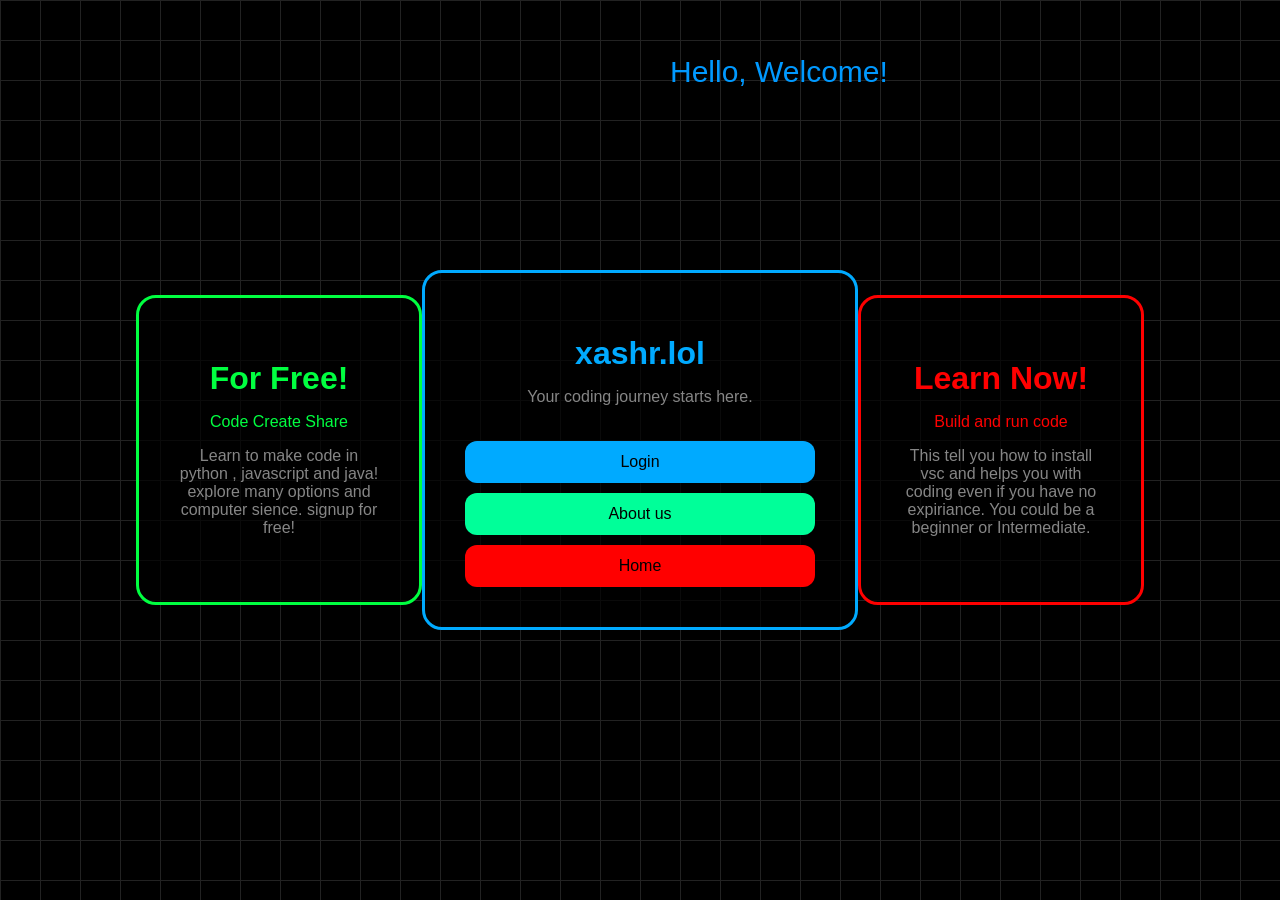
<file: index.html>
<!DOCTYPE html>
<html>
<head>
<meta charset="UTF-8">
<title>xashr.lol | Welcome</title>

<style>
    body {
        margin: 0;
        padding: 0;
        font-family: Arial;
        background: #000;
        color: white;
        height: 100vh;
        display: flex;
        align-items: center;
        justify-content: center;
    }

    /* Animated Grid Background */
    body::before {
        content: "";
        position: fixed;
        inset: 0;
        background-image:
            linear-gradient(#222 1px, transparent 1px),
            linear-gradient(90deg, #222 1px, transparent 1px);
        background-size: 40px 40px;
        animation: gridMove 10s linear infinite;
        pointer-events: none;
        z-index: 1;
    }

    @keyframes gridMove {
        from { background-position: 0 0; }
        to { background-position: 200px 200px; }
    }

    /* Center Box */
    .welcomeBox {
        position: relative;
        z-index: 2;
        background: rgba(0,0,0,0.7);
        border: 3px solid #00aaff;
        border-radius: 20px;
        padding: 40px;
        width: 350px;
        text-align: center;
    }

        /* Center Box */
        .LeftBox {
        position: unset;
        z-index: 2;
        background: rgba(0,0,0,0.7);
        border: 3px solid #00ff40;
        border-radius: 20px;
        padding: 40px;
        width: 200px;
        text-align: center;
        margin-left: 0px;
    }

        /* Center Box */
        .RightBox {
        position: unset;
        z-index: 2;
        background: rgba(0,0,0,0.7);
        border: 3px solid #ff0000;
        border-radius: 20px;
        padding: 40px;
        width: 200px;
        text-align: center;
    }

    h1 {
        color: #00aaff;
        margin-bottom: 10px;
        font-size: 32px;
    }

    .greentext {
        color: #00ff40;
    }

    .redtext {
        color: #ff0000;
    }

    .gray {
        color: #868686;
        margin-bottom: 25px;
    }

    .heading {
        position: fixed;
        top: 15px;
        left: 650px;
        padding: 10px 20px;
        border: none;
        border-radius: 10px;
        color: rgb(0, 153, 255);
        cursor: pointer;
        z-index: 5;
        font-size: 30px;
    }

    button {
        width: 100%;
        padding: 12px;
        margin-top: 10px;
        font-size: 16px;
        border-radius: 12px;
        border: none;
        cursor: pointer;
        transition: 0.2s;
    }

    .loginBtn {
        background: #00aaff;
        color: black;
    }

    .loginBtn:hover {
        background: #0088cc;
    }

    .signupBtn {
        background: #00ff99;
        color: black;
    }
    
    .signupBtn:hover {
        background: #00cc77;
    }

    .HomeBtn {
        background: #ff0000;
        color: black;
    }

    .HomeBtn:hover {
        background: #cc0000;
    }

</style>
</head>
<body>

<div class="LeftBox">

    <h1 class="greentext">For Free!</h1>
    <p class="greentext">Code Create Share</p>

    <p class="gray">Learn to make code in python , javascript and java! explore many options and computer sience. signup for free!</p>

</div>

<div class="welcomeBox">

    <h1>xashr.lol</h1>
    <p class="gray">Your coding journey starts here.</p>

    <button class="loginBtn" onclick="go('signin.html')">Login</button>
    <button class="signupBtn" onclick="go('signup.html')">About us</button>
    <button class="HomeBtn" onclick="go('home.html')">Home</button>

</div>

<div class="RightBox">

    <h1 class="redtext">Learn Now!</h1>
    <p class="redtext">Build and run code</p>

    <p class="gray">This tell you how to install vsc and helps you with coding even if you have no expiriance. You could be a beginner or Intermediate.</p>

</div>

<div>

    <p class="heading">Hello, Welcome!</p>
</div>

<script>
function go(page) {
    window.location.href = page;
}
</script>

</body>
</html>
</file>
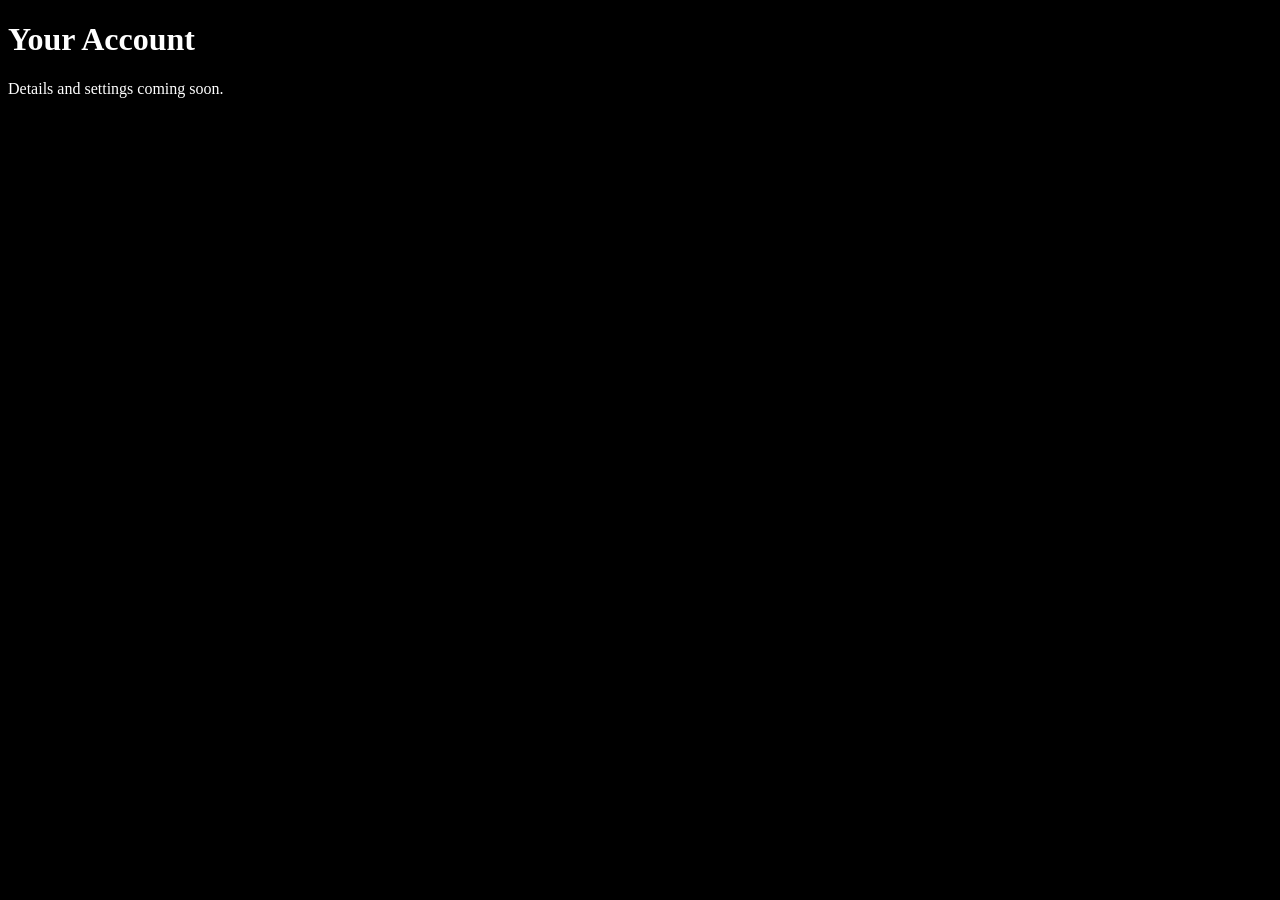
<file: account.html>
<!DOCTYPE html>
<html>
<head>
<meta charset="UTF-8">
<title>Account | xashr.lol</title>
</head>
<body style="color:white;background:black;">
    <h1>Your Account</h1>
    <p>Details and settings coming soon.</p>
</body>
</html>
</file>
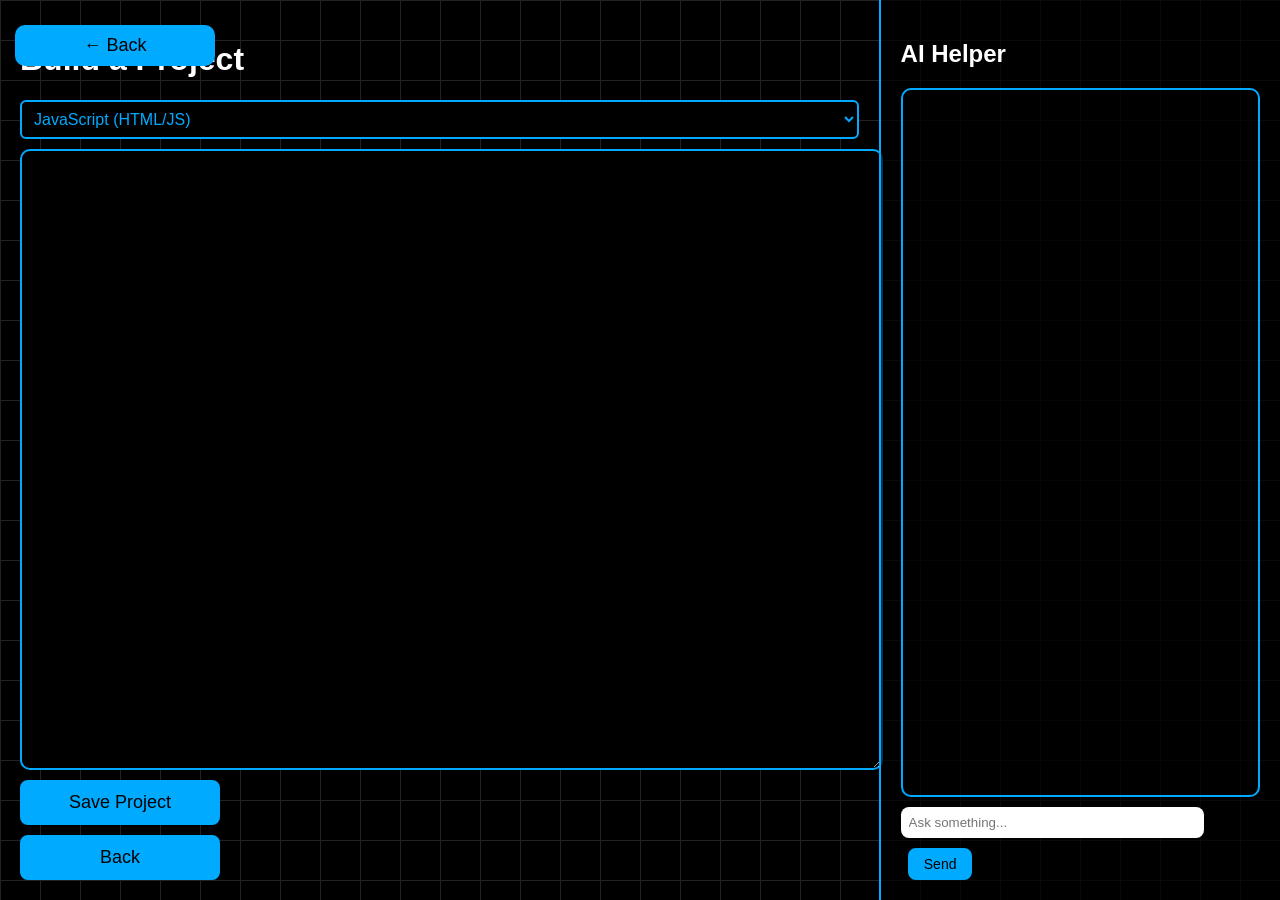
<file: builder.html>
<!DOCTYPE html>
<html>
<head>
<meta charset="UTF-8">
<title>Builder | xashr.lol</title>

<style>
    body {
        margin: 0;
        background: #000;
        color: white;
        font-family: Arial;
        display: flex;
        height: 100vh;
        overflow: hidden;
    }

    body::before {
        content: "";
        position: fixed;
        inset: 0;
        background-image:
            linear-gradient(#222 1px, transparent 1px),
            linear-gradient(90deg, #222 1px, transparent 1px);
        background-size: 40px 40px;
        animation: moveGrid 12s linear infinite;
        z-index: 1;
        pointer-events: none;
    }

    @keyframes moveGrid {
        0% { background-position: 0 0; }
        100% { background-position: 200px 200px; }
    }

    /* EDITOR */
    .editor-section {
        width: 70%;
        padding: 20px;
        position: relative;
        z-index: 2;
        display: flex;
        flex-direction: column;
    }

    textarea {
        flex: 1;
        width: 100%;
        background: black;
        border: 2px solid #00aaff;
        color: white;
        font-size: 16px;
        padding: 10px;
        border-radius: 10px;
        outline: none;
    }

    select {
        background: #000;
        border: 2px solid #00aaff;
        color: #00aaff;
        padding: 8px;
        font-size: 16px;
        border-radius: 6px;
        margin-bottom: 10px;
    }

    button {
        margin-top: 10px;
        padding: 12px 25px;
        font-size: 18px;
        border: none;
        border-radius: 8px;
        background: #00aaff;
        cursor: pointer;
        width: 200px;
    }

    button:hover {
        background: #0088cc;
    }

    /* RIGHT: AI PANEL */
    .helper-panel {
        width: 30%;
        background: rgba(0,0,0,0.7);
        border-left: 2px solid #00aaff;
        padding: 20px;
        position: relative;
        z-index: 2;
        display: flex;
        flex-direction: column;
    }

    .chat-box {
        flex: 1;
        border: 2px solid #00aaff;
        border-radius: 10px;
        padding: 10px;
        overflow-y: auto;
        background: rgba(0,0,0,0.4);
        margin-bottom: 10px;
    }

    .msg {
        margin-bottom: 10px;
    }

    .you {
        color: #00aaff;
    }

    .ai {
        color: #00ff99;
    }

    .ask-area input {
        width: 80%;
        padding: 8px;
        border-radius: 8px;
        border: none;
    }

    .ask-area button {
        width: 18%;
        padding: 8px;
        margin-left: 2%;
        font-size: 14px;
    }
</style>
</head>

<body>

    <button style="
    position: fixed;
    top: 15px;
    left: 15px;
    padding: 10px 20px;
    background: #00aaff;
    border: none;
    border-radius: 10px;
    color: black;
    cursor: pointer;
    z-index: 5;
" onclick="history.back()">← Back</button>


<div class="editor-section">
    <h1>Build a Project</h1>

    <select id="language">
        <option value="html">JavaScript (HTML/JS)</option>
        <option value="python">Python</option>
        <option value="java">Java</option>
    </select>

    <textarea id="code"></textarea>

    <button onclick="saveProject()">Save Project</button>
    <button onclick="window.location.href='home.html'">Back</button>
</div>

<div class="helper-panel">
    <h2>AI Helper</h2>

    <div class="chat-box" id="chat"></div>

    <div class="ask-area">
        <input id="question" placeholder="Ask something...">
        <button onclick="askAI()">Send</button>
    </div>
</div>

<script>
    function askAI() {
        const q = document.getElementById("question").value.trim();
        if (!q) return;
    
        chat.innerHTML += `<div class='msg you'>You: ${q}</div>`;
        chat.scrollTop = chat.scrollHeight;
        document.getElementById("question").value = "";
    
        const lang = document.getElementById("language").value;
        const code = document.getElementById("code").value;
    
        let answer = analyze(q, lang, code);
    
        chat.innerHTML += `<div class='msg ai'>AI: ${answer}</div>`;
        chat.scrollTop = chat.scrollHeight;
    }
    
    /* ------------------------------------------------------------
       ADVANCED OFFLINE AI ENGINE
    ------------------------------------------------------------ */
    
    function analyze(q, lang, code) {
    
        q = q.toLowerCase();
    
        // Help with printing
        if (q.includes("print")) {
            if (lang === "python") return "Use print('Hello!')";
            if (lang === "java") return "Use System.out.println(\"Hello!\");";
            return "Use console.log('Hello!');"; // JavaScript
        }
    
        // Help with functions
        if (q.includes("function")) {
            if (lang === "python")
                return "Python functions:\n\ndef myFunction():\n    print('Hello')";
            if (lang === "java")
                return "Java method:\n\nvoid myMethod() {\n    System.out.println(\"Hello\");\n}";
            return "JS function:\n\nfunction myFunc() {\n    console.log('Hello');\n}";
        }
    
        // Help with variables
        if (q.includes("variable")) {
            if (lang === "python")
                return "Python variable:\n\nname = 'Alex'";
            if (lang === "java")
                return "Java variable:\n\nString name = \"Alex\";";
            return "JS variable:\n\nlet name = 'Alex';";
        }
    
        // Loops
        if (q.includes("loop")) {
            if (lang === "python")
                return "Python loop:\n\nfor i in range(5):\n    print(i)";
            if (lang === "java")
                return "Java loop:\n\nfor(int i=0;i<5;i++){ System.out.println(i); }";
            return "JS loop:\n\nfor (let i=0; i<5; i++) { console.log(i); }";
        }
    
        // Check for missing semicolon (JS, Java)
        if ((lang === "html" || lang === "java") && code.includes("\n")) {
            let badLines = [];
            code.split("\n").forEach((line, i) => {
                if (line.trim().length > 0 &&
                    !line.trim().endsWith(";") &&
                    !line.includes("if") &&
                    !line.includes("for") &&
                    !line.includes("function") &&
                    !line.includes("{") &&
                    !line.includes("}")) {
    
                    badLines.push(i + 1);
                }
            });
    
            if (badLines.length > 0)
                return "You may be missing semicolons on lines: " + badLines.join(", ") +
                       "\n(These languages require semicolons except in certain statements.)";
        }
    
        // Python indentation check
        if (lang === "python") {
            const lines = code.split("\n");
            for (let i = 1; i < lines.length; i++) {
                if (lines[i].startsWith(" ") && !lines[i - 1].endsWith(":")) {
                    return "Python Warning:\nLine " + (i + 1) +
                           " is indented but the previous line does not end with ':'";
                }
            }
        }
    
        // Basic error spotting
        if (code.includes("==") && lang === "python" && q.includes("error")) {
            return "Python uses '==' for comparison — this is fine.\nIf you meant assignment, use '='.";
        }
    
        // Detect missing brackets
        if (lang !== "python") {
            let open = (code.match(/{/g) || []).length;
            let close = (code.match(/}/g) || []).length;
    
            if (open !== close) {
                return "Bracket mismatch detected.\nYou have " + open + 
                       " '{' but " + close + " '}'.";
            }
        }
    
        // If question includes "why" or "error"
        if (q.includes("error") || q.includes("why")) {
            return "Try checking your syntax.\n• Missing brackets {}\n• Missing semicolons\n• Wrong indentation\n• Wrong variable name spelling";
        }
    
        // If user asks for help
        if (q.includes("help"))
            return "Tell me what you want to build and I’ll guide you.\nTry asking: 'how do I make a loop?' or 'why is my code not working?'";
    
        // Generic fallback
        return "I’m not sure, but I can help if you ask about:\n• printing\n• loops\n• functions\n• variables\n• debugging errors";
    }
    </script>
    

</body>
</html>
</file>
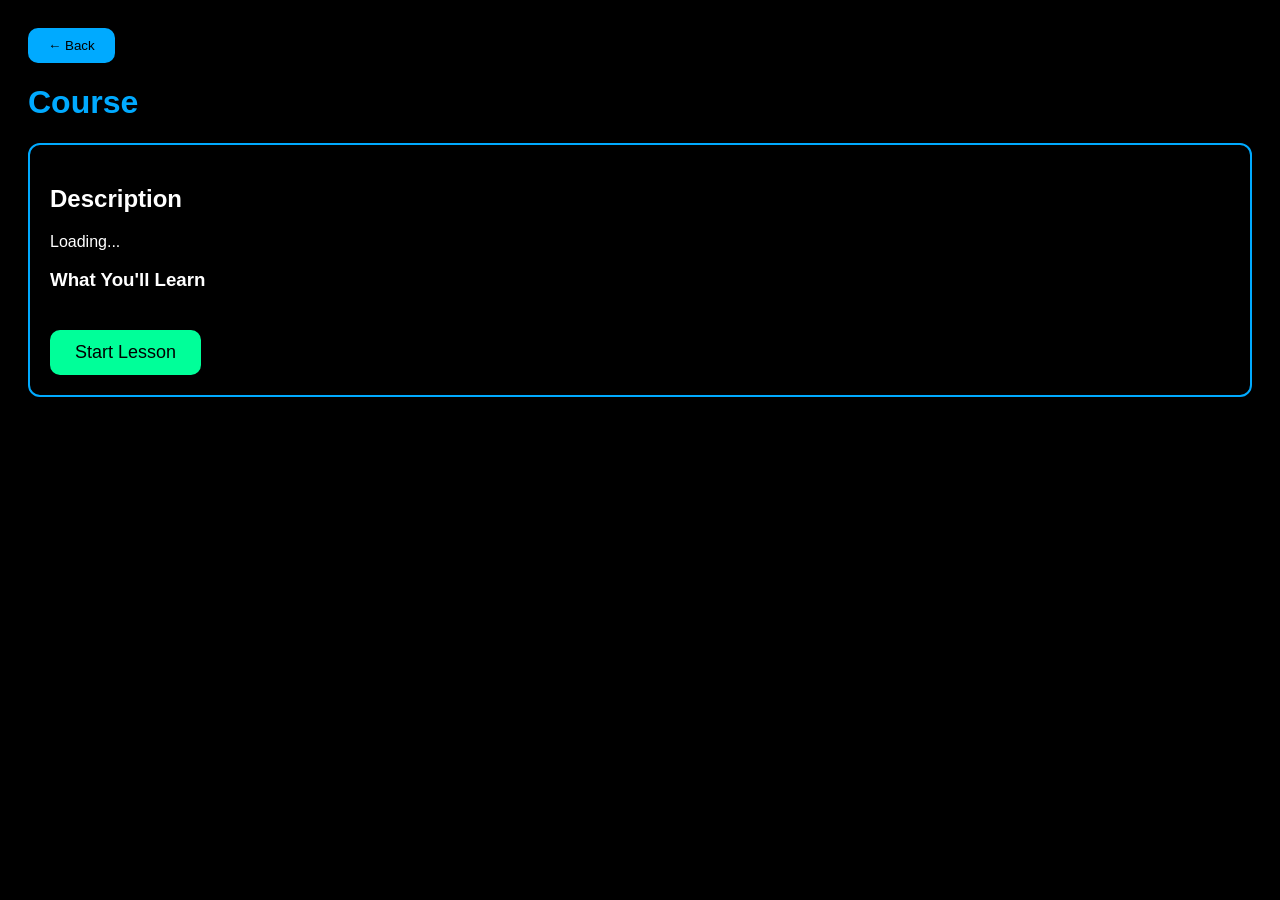
<file: course_info.html>
<!DOCTYPE html>
<html>
<head>
<meta charset="UTF-8">
<title>Course Info | xashr.lol</title>

<style>
    body {
        background: #000;
        color: white;
        font-family: Arial;
        padding: 20px;
    }

    h1 {
        color: #00aaff;
    }

    .infoBox {
        background: rgba(0,0,0,0.7);
        border: 2px solid #00aaff;
        padding: 20px;
        border-radius: 12px;
        margin-top: 20px;
    }

    .startBtn {
        margin-top: 20px;
        padding: 12px 25px;
        background: #00ff99;
        color: black;
        border: none;
        border-radius: 10px;
        cursor: pointer;
        font-size: 18px;
    }

    .startBtn:hover {
        background: #00cc77;
    }
</style>
</head>
<body>

<button onclick="history.back()" style="
    padding:10px 20px;
    background:#00aaff;
    border:none;
    border-radius:10px;
    cursor:pointer;">← Back</button>

<h1 id="title">Course</h1>

<div class="infoBox">
    <h2 id="sub">Description</h2>
    <p id="desc">Loading...</p>

    <h3>What You'll Learn</h3>
    <ul id="learnList"></ul>

    <button class="startBtn" onclick="startCourse()">Start Lesson</button>
</div>

<script>
const course = localStorage.getItem("courseInfo");

const info = {
    vsc_install: {
        title: "How to Install Visual Studio Code",
        desc: "Learn how to download and install Visual Studio Code, the most popular code editor for Python and web development.",
        learn: [
            "Downloading VSC",
            "Installing VSC on Windows/Mac/Linux",
            "Installing Python extension",
            "Running your first Python file"
        ]
    },
    python_basics: {
        title: "Python Basics",
        desc: "Learn the foundations of Python including printing, numbers, and simple logic.",
        learn: ["Printing text", "Basic math", "Simple code structure"]
    },
    python_variables: {
        title: "Variables & Data Types",
        desc: "Understand how to store data in Python and work with types.",
        learn: ["Strings", "Numbers", "Booleans", "Conversion"]
    },
    python_loops: {
        title: "Loops & Repetition",
        desc: "Learn how to run code repeatedly using loops.",
        learn: ["for loops", "while loops", "loop control"]
    },
    python_functions: {
        title: "Functions",
        desc: "Learn how to organize and reuse code using functions.",
        learn: ["def keyword", "Parameters", "Return values"]
    },
    python_classes: {
        title: "Classes & OOP",
        desc: "Learn object‑oriented programming with Python.",
        learn: ["class keyword", "Objects", "Methods"]
    },
    python_game: {
        title: "Simple Game Example",
        desc: "A basic animated game using Python in the browser.",
        learn: ["Canvas", "Animation", "Movement"]
    }
};

// Fill UI
document.getElementById("title").textContent = info[course].title;
document.getElementById("desc").textContent = info[course].desc;

info[course].learn.forEach(item => {
    let li = document.createElement("li");
    li.textContent = item;
    document.getElementById("learnList").appendChild(li);
});

function startCourse() {
    localStorage.setItem("activeCourse", course);
    window.location.href = "installvsc.html";
}
</script>

</body>
</html>
</file>
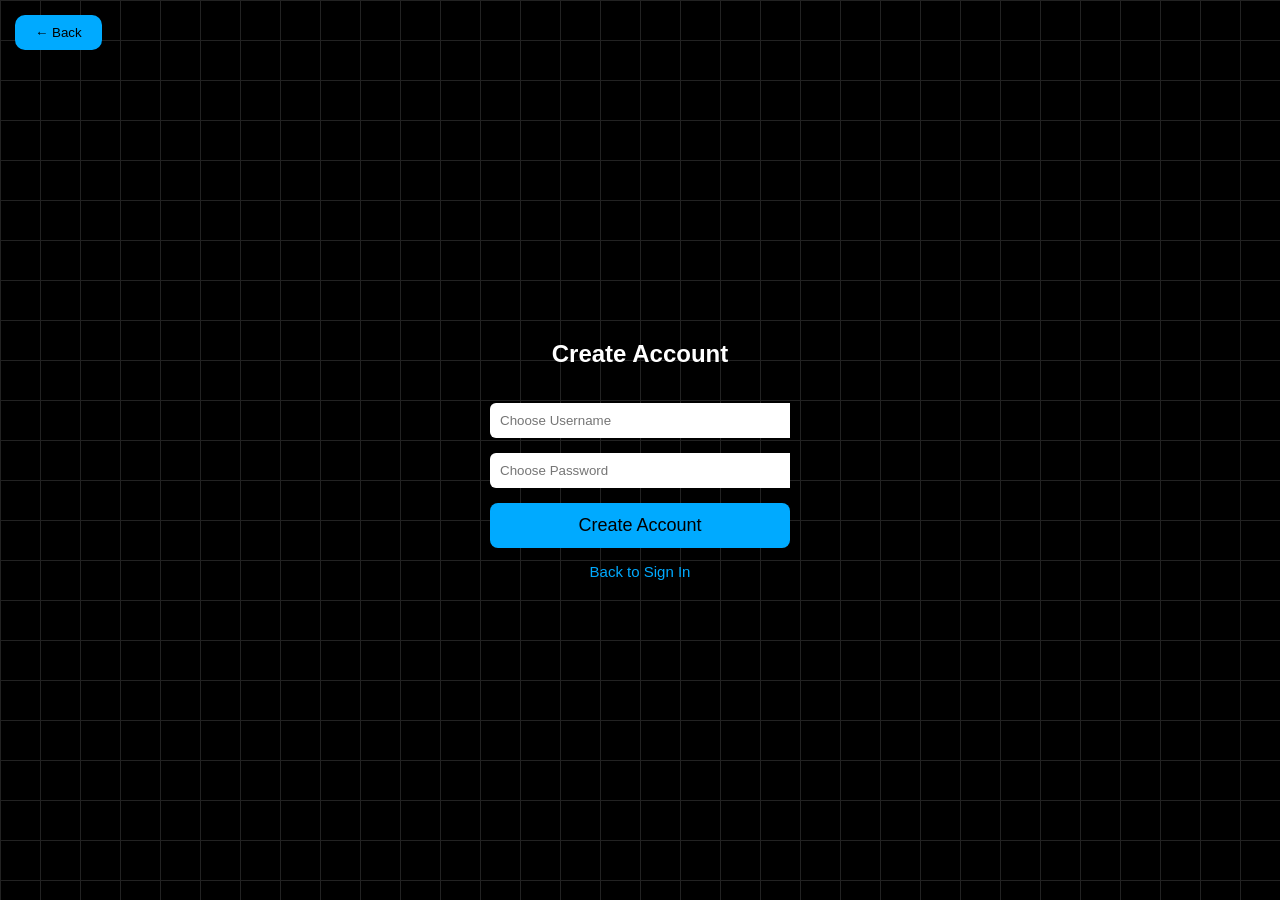
<file: create.html>
<!DOCTYPE html>
<html lang="en">
<head>
    <meta charset="UTF-8">
    <meta name="viewport" content="width=device-width, initial-scale=1.0">
    <title>Create Account | xashr.lol</title>

    <style>
        html, body {
            margin: 0;
            padding: 0;
            height: 100%;
            overflow: hidden;
            background: #000;
            font-family: Arial, sans-serif;
            color: white;
            display: flex;
            justify-content: center;
            align-items: center;
        }

        body::before {
            content: "";
            position: fixed;
            inset: 0;
            background-image:
                linear-gradient(#222 1px, transparent 1px),
                linear-gradient(90deg, #222 1px, transparent 1px);
            background-size: 40px 40px;
            animation: moveGrid 12s linear infinite;
            z-index: 1;
            pointer-events: none;
        }

        @media (prefers-reduced-motion: no-preference) {
            @keyframes moveGrid {
                0% { background-position: 0 0; }
                100% { background-position: 200px 200px; }
            }
        }

        .form-container {
            position: relative;
            z-index: 2;
            width: 300px;
            display: flex;
            flex-direction: column;
            gap: 15px;
            text-align: center;
        }

        input {
            padding: 10px;
            border-radius: 6px;
            border: none;
            outline: none;
            width: 100%;
        }

        .button {
            padding: 12px;
            background: #00aaff;
            border: none;
            border-radius: 8px;
            font-size: 18px;
            cursor: pointer;
        }

        .button:hover {
            background: #0088cc;
        }

        a {
            color: #00aaff;
            text-decoration: none;
            font-size: 15px;
        }

        a:hover {
            text-decoration: underline;
        }
    </style>
</head>

<body>

    <button style="
    position: fixed;
    top: 15px;
    left: 15px;
    padding: 10px 20px;
    background: #00aaff;
    border: none;
    border-radius: 10px;
    color: black;
    cursor: pointer;
    z-index: 5;
" onclick="history.back()">← Back</button>


    <div class="form-container">
        <h2>Create Account</h2>

        <input type="text" id="newUser" placeholder="Choose Username">
        <input type="password" id="newPass" placeholder="Choose Password">

        <button class="button" onclick="createAccount()">Create Account</button>

        <a href="signin.html">Back to Sign In</a>
    </div>

    <script>
        function createAccount() {
            const user = document.getElementById("newUser").value;
            const pass = document.getElementById("newPass").value;

            if (!user || !pass) {
                alert("Please fill in all fields.");
                return;
            }

            if (localStorage.getItem(user)) {
                alert("That username already exists.");
                return;
            }

            const account = {
                username: user,
                password: pass
            };

            localStorage.setItem(user, JSON.stringify(account));

            alert("Account created successfully!");
            window.location.href = "signin.html";
        }
    </script>

</body>
</html>
</file>
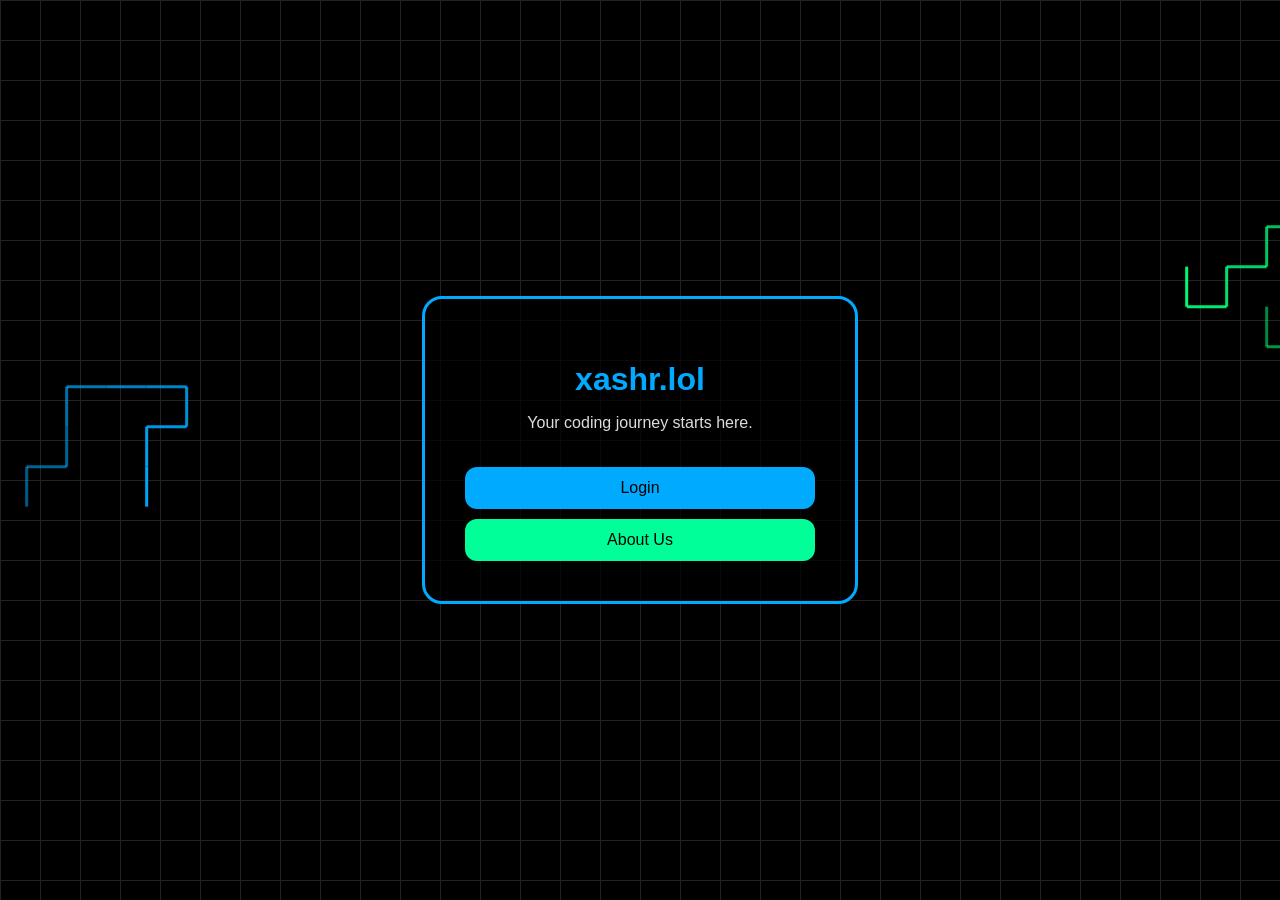
<file: index2.html>
<!DOCTYPE html>
<html lang="en">
<head>
    <meta charset="UTF-8">
    <title>xashr.lol | Welcome</title>

    <style>
        body {
            margin: 0;
            padding: 0;
            font-family: Arial;
            background: #000;
            color: white;
            height: 100vh;
            display: flex;
            align-items: center;
            justify-content: center;
            overflow: hidden;
        }

        /* Animated Grid */
        body::before {
            content: "";
            position: fixed;
            inset: 0;
            background-image:
                linear-gradient(#222 1px, transparent 1px),
                linear-gradient(90deg, #222 1px, transparent 1px);
            background-size: 40px 40px;
            animation: gridMove 10s linear infinite;
            pointer-events: none;
            z-index: 1;
        }
        @keyframes gridMove {
            from { background-position: 0 0; }
            to { background-position: 200px 200px; }
        }

        #traceCanvas {
            position: fixed;
            inset: 0;
            z-index: 1;
            pointer-events: none;
        }

        .welcomeBox {
            position: relative;
            z-index: 3;
            background: rgba(0,0,0,0.7);
            border: 3px solid #00aaff;
            border-radius: 20px;
            padding: 40px;
            width: 350px;
            text-align: center;
        }

        h1 {
            color: #00aaff;
            margin-bottom: 10px;
            font-size: 32px;
        }

        p {
            color: #ddd;
            margin-bottom: 25px;
        }

        button {
            width: 100%;
            padding: 12px;
            margin-top: 10px;
            font-size: 16px;
            border-radius: 12px;
            border: none;
            cursor: pointer;
            transition: 0.2s;
        }

        .loginBtn { background: #00aaff; color: black; }
        .loginBtn:hover { background: #0088cc; }
        .signupBtn { background: #00ff99; color: black; }
        .signupBtn:hover { background: #00cc77; }

    </style>
</head>

<body>

<canvas id="traceCanvas"></canvas>

<div class="welcomeBox">
    <h1>xashr.lol</h1>
    <p>Your coding journey starts here.</p>
    <button class="loginBtn" onclick="go('login.html')">Login</button>
    <button class="signupBtn" onclick="go('about.html')">About Us</button>
</div>

<script>
    function go(page) {
        if (typeof page !== "string" || page.trim() === "") return;
        window.location.href = page;
    }

    /* ============================================
       TWO TRACERS — BLUE + GREEN (NO CROSS + FADE)
    ============================================= */

    const canvas = document.getElementById("traceCanvas");
    const ctx = canvas.getContext("2d");

    function resize() {
        canvas.width = innerWidth;
        canvas.height = innerHeight;
    }
    resize();
    addEventListener("resize", resize);

    const grid = 40;

    // Store all line segments (both tracers)
    const segments = [];

    // One visited map for both tracers (prevents overlapping)
    const visited = new Set();

    function key(x, y) {
        return `${x},${y}`;
    }

    // Create a tracer object
    function createTracer(color) {
        const startX = Math.floor(Math.random() * canvas.width / grid) * grid;
        const startY = Math.floor(Math.random() * canvas.height / grid) * grid;

        visited.add(key(startX, startY));

        return {
            x: startX,
            y: startY,
            color: color
        };
    }

    const tracerBlue = createTracer("blue");
    const tracerGreen = createTracer("green");
    const tracerOrange= createTracer("orange");

    function randomDirection() {
        const dirs = [
            [grid, 0], [-grid, 0],
            [0, grid], [0, -grid]
        ];
        return dirs[Math.floor(Math.random() * dirs.length)];
    }

    // Fade out effect
    function fadeLines() {
        ctx.clearRect(0, 0, canvas.width, canvas.height);

        for (let i = segments.length - 1; i >= 0; i--) {
            const s = segments[i];

            s.alpha -= 0.015;

            if (s.alpha <= 0) {
                segments.splice(i, 1);
                continue;
            }

            ctx.strokeStyle = `rgba(${s.color === "blue" ? "0,170,255" : "0,255,120"},${s.alpha})`;
            ctx.lineWidth = 3;

            ctx.beginPath();
            ctx.moveTo(s.x1, s.y1);
            ctx.lineTo(s.x2, s.y2);
            ctx.stroke();
        }

        requestAnimationFrame(fadeLines);
    }
    fadeLines();

    async function runTracer(tr) {
        while (true) {
            let dx, dy, newX, newY;
            let valid = false;
            let tries = 0;

            while (!valid && tries < 10) {
                tries++;
                [dx, dy] = randomDirection();
                newX = tr.x + dx;
                newY = tr.y + dy;

                if (newX < 0 || newX > canvas.width ||
                    newY < 0 || newY > canvas.height)
                    continue;

                if (visited.has(key(newX, newY)))
                    continue;

                valid = true;
            }

            if (!valid) {
                // Reset tracer at new random spot
                tr.x = Math.floor(Math.random() * canvas.width / grid) * grid;
                tr.y = Math.floor(Math.random() * canvas.height / grid) * grid;
                visited.add(key(tr.x, tr.y));
                continue;
            }

            // Save segment for fading trail
            segments.push({
                x1: tr.x + grid / 1.5,
                y1: tr.y + grid / 1.5,
                x2: newX + grid / 1.5,
                y2: newY + grid / 1.5,
                color: tr.color,
                alpha: 1.0
            });

            // Move tracer
            tr.x = newX;
            tr.y = newY;

            visited.add(key(tr.x, tr.y));

            await new Promise(r => setTimeout(r, 100));
        }
    }

    // Run TWO tracers at the same time
    runTracer(tracerBlue);
    runTracer(tracerGreen);
    
</script>

</body>
</html>
</file>
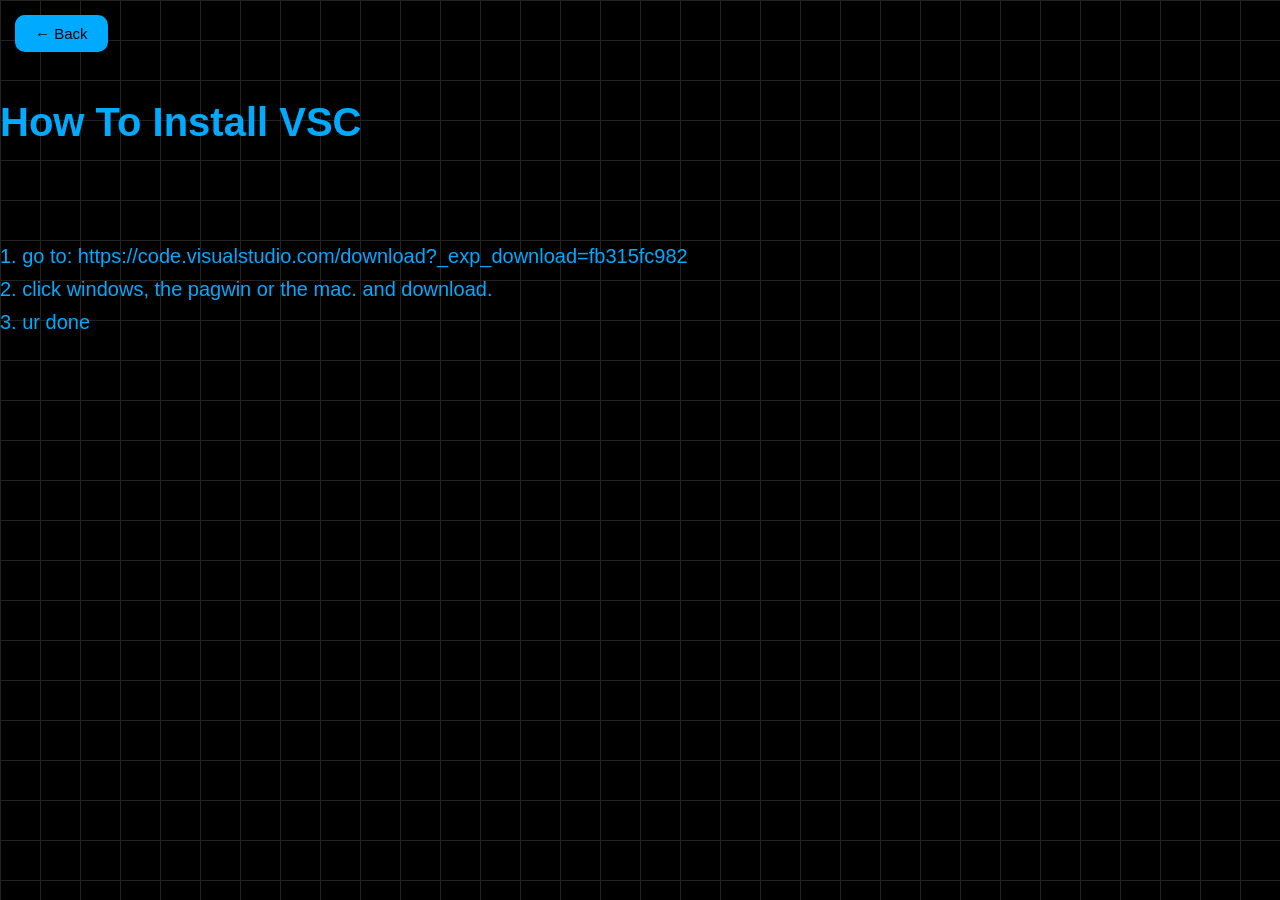
<file: installvsc.html>
<!DOCTYPE html>
<html>
<head>
<meta charset="UTF-8">
<title>Home | xashr.lol</title>

<style>
    body {
        margin: 0;
        font-family: Arial;
        color: white;
        background: #000;
    }

    /* Grid background */
    body::before {
        content: "";
        position: fixed;
        inset: 0;
        background-image:
            linear-gradient(#222 1px, transparent 1px),
            linear-gradient(90deg, #222 1px, transparent 1px);
        background-size: 40px 40px;
        animation: moveGrid 12s linear infinite;
        z-index: -1;
        pointer-events: none;
    }

    @keyframes moveGrid {
        0% { background-position: 0 0; }
        100% { background-position: 200px 200px; }
    }

    /* Back button */
    .backBtn {
        position: fixed;
        top: 15px;
        left: 15px;
        padding: 10px 20px;
        background: #00aaff;
        border: none;
        border-radius: 10px;
        color: black;
        cursor: pointer;
        z-index: 5;
        font-size: 15px;
    }

    .wrapper {
        position: relative;
        z-index: 2;
        max-width: 1100px;
        margin: auto;
        padding: 20px;
        display: flex;
        gap: 20px;
    }
    </style>

</head>
<body>

    <button style="
    position: fixed;
    top: 15px;
    left: 15px;
    padding: 10px 20px;
    background: #00aaff;
    border: none;
    border-radius: 10px;
    color: black;
    cursor: pointer;
    z-index: 5;
" onclick="history.back()">← Back</button>

<button class="backBtn" onclick="goBack()">← Back</button>

<h1>
<div style="font-size:40px;color:#00aaff;margin-top:100px;">How To Install VSC</div>
</h1>

<div style="font-size:20px;color:#00aaff;margin-top:100px;">1. go to: https://code.visualstudio.com/download?_exp_download=fb315fc982</div>
<div style="font-size:20px;color:#00aaff;margin-top:10px;">2. click windows, the pagwin or the mac. and download.</div>
<div style="font-size:20px;color:#00aaff;margin-top:10px;">3. ur done</div>


</body>
</file>
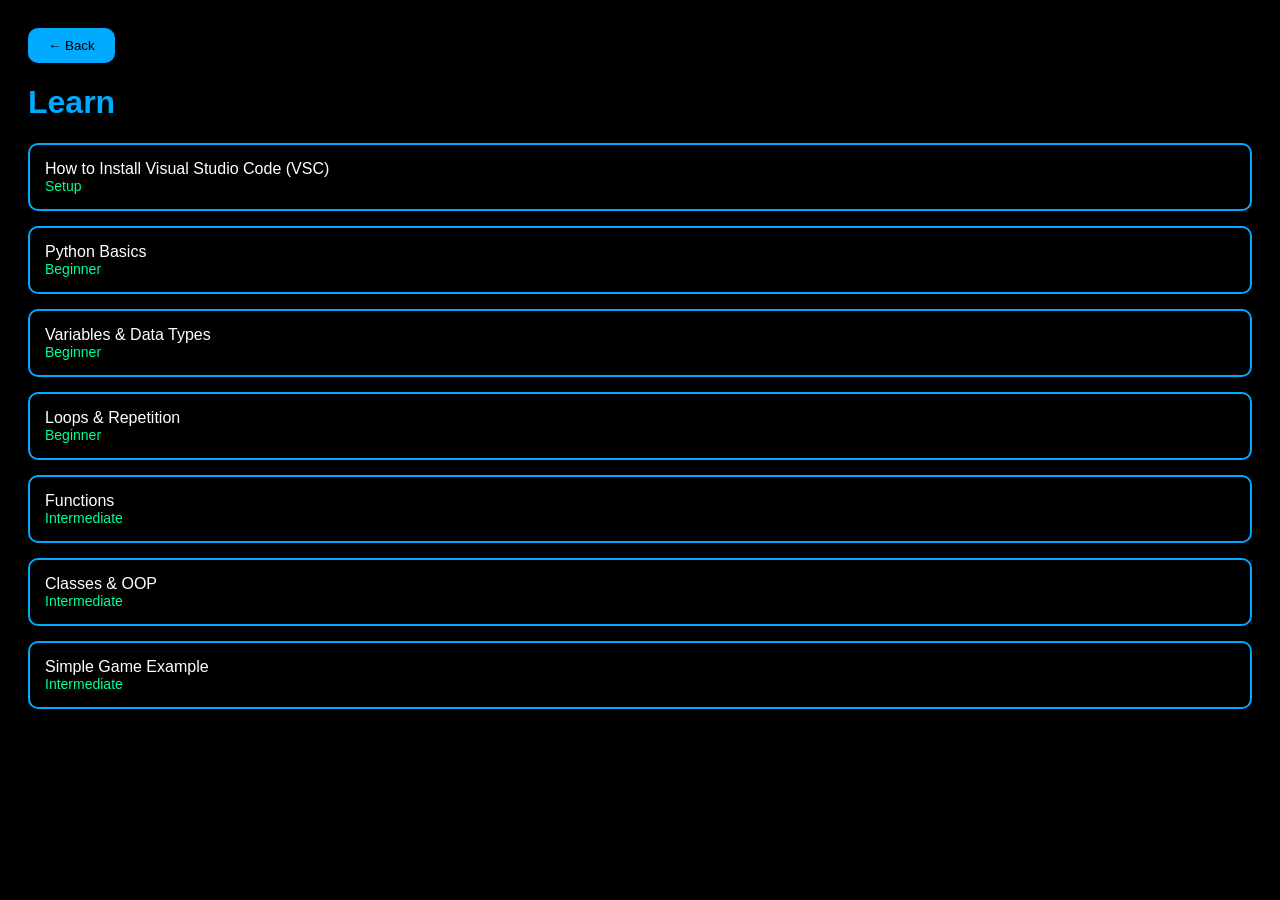
<file: learn.html>
<!DOCTYPE html>
<html>
<head>
<meta charset="UTF-8">
<title>Learn Python | xashr.lol</title>

<style>
    body {
        background: black;
        color: white;
        font-family: Arial;
        padding: 20px;
    }

    h1 {
        color: #00aaff;
    }

    .course {
        border: 2px solid #00aaff;
        padding: 15px;
        margin: 15px 0;
        border-radius: 10px;
        cursor: pointer;
    }

    .course:hover {
        background: #00141c;
    }

    .level {
        font-size: 14px;
        color: #00ff99;
    }
</style>
</head>

<body>

<button onclick="history.back()" style="
    padding:10px 20px;
    background:#00aaff;
    border:none;
    border-radius:10px;
    cursor:pointer;">← Back</button>

<h1>Learn</h1>

<!-- NEW FIRST COURSE -->
<div class="course" onclick="openCourseInfo('vsc_install')">
    How to Install Visual Studio Code (VSC)
    <div class="level">Setup</div>
</div>

<div class="course" onclick="openCourseInfo('python_basics')">
    Python Basics
    <div class="level">Beginner</div>
</div>

<div class="course" onclick="openCourseInfo('python_variables')">
    Variables & Data Types
    <div class="level">Beginner</div>
</div>

<div class="course" onclick="openCourseInfo('python_loops')">
    Loops & Repetition
    <div class="level">Beginner</div>
</div>

<div class="course" onclick="openCourseInfo('python_functions')">
    Functions
    <div class="level">Intermediate</div>
</div>

<div class="course" onclick="openCourseInfo('python_classes')">
    Classes & OOP
    <div class="level">Intermediate</div>
</div>

<div class="course" onclick="openCourseInfo('python_game')">
    Simple Game Example
    <div class="level">Intermediate</div>
</div>

<script>
function openCourseInfo(id) {
    localStorage.setItem("courseInfo", id);
    window.location.href = "course_info.html";
}
</script>

</body>
</html>
</file>
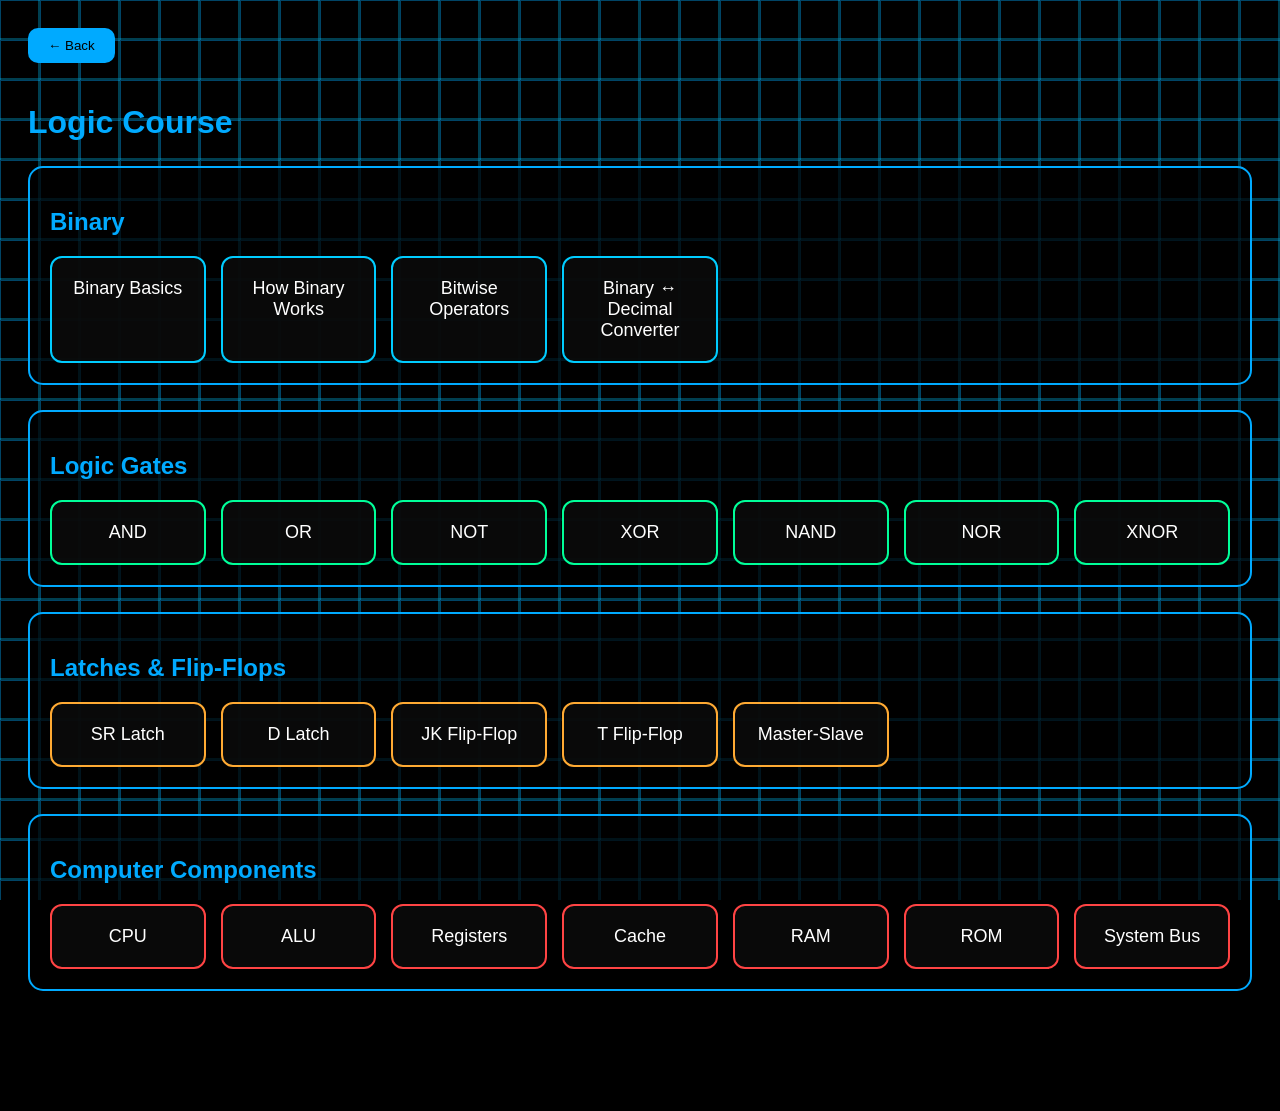
<file: logic.html>
<!DOCTYPE html>
<html>
<head>
<meta charset="UTF-8">
<title>Logic | xashr.lol</title>

<style>
    body {
        background: black;
        color: white;
        font-family: Arial;
        padding: 20px;
        margin-bottom: 100px;
    }

    body::before {
        content: "";
        position: fixed;
        inset: 0;
        background-image:
            linear-gradient(#0af 1px, transparent 1px),
            linear-gradient(90deg, #0af 1px, transparent 1px);
        background-size: 40px 40px;
        animation: gridMove 12s linear infinite;
        pointer-events: none;
        opacity: 0.4;
        z-index: 1;
    }
    body::after {
        content: "";
        position: fixed;
        inset: 0;
        background-image:
            repeating-linear-gradient(to right, transparent 0, transparent 38px, rgba(0,200,255,.9) 39px, transparent 40px),
            repeating-linear-gradient(to bottom, transparent 0, transparent 38px, rgba(0,200,255,.9) 39px, transparent 40px);
        background-size: 40px 40px;
        animation: moveH 2s linear infinite, moveV 3s linear infinite;
        pointer-events: none;
        opacity: .7;
        z-index: 2;
    }

    @keyframes gridMove { from {background-position:0 0;} to {background-position:200px 200px;} }
    @keyframes moveH { 0% {background-position-x:0;} 100% {background-position-x:40px;} }
    @keyframes moveV { 0% {background-position-y:0;} 100% {background-position-y:40px;} }

    .backBtn {
        padding: 10px 20px;
        background: #00aaff;
        color: black;
        border: none;
        border-radius: 10px;
        cursor: pointer;
        margin-bottom: 20px;
        position: relative;
        z-index: 5;
    }

    h1, h2 {
        color: #00aaff;
        position: relative;
        z-index: 5;
    }

    .sectionBox {
        padding: 20px;
        background: rgba(0,0,0,0.7);
        border: 2px solid #00aaff;
        border-radius: 15px;
        margin-top: 25px;
        position: relative;
        z-index: 5;
    }

    .grid {
        display: grid;
        grid-template-columns: repeat(auto-fill, minmax(140px, 1fr));
        gap: 15px;
        margin-top: 15px;
    }

    .logicCard {
        padding: 20px;
        background: rgba(10,10,10,0.9);
        border: 2px solid #00ff99;
        border-radius: 12px;
        text-align: center;
        cursor: pointer;
        transition: 0.2s;
        font-size: 18px;
        position: relative;
        z-index: 5;
    }
    .logicCard:hover {
        background: rgba(0, 40, 20, 0.6);
        transform: scale(1.05);
    }

    .latchCard { border-color: #ffaa33; }
    .latchCard:hover { background: rgba(60, 30, 0, 0.6); }

    .compCard { border-color: #ff4444; }
    .compCard:hover { background: rgba(60, 0, 0, 0.6); }

    .binaryCard { border-color: #00ccff; }
    .binaryCard:hover { background: rgba(0,40,80,0.6); }
</style>
</head>
<body>

<button class="backBtn" onclick="history.back()">← Back</button>

<h1>Logic Course</h1>

<!--  ██████  NEW BINARY SECTION  ██████ -->
<div class="sectionBox">
    <h2>Binary</h2>

    <div class="grid">

        <div class="logicCard binaryCard" onclick="openTopic('binary_basics')">
            Binary Basics
        </div>

        <div class="logicCard binaryCard" onclick="openTopic('how_binary_works')">
            How Binary Works
        </div>

        <div class="logicCard binaryCard" onclick="openTopic('bitwise_ops')">
            Bitwise Operators
        </div>

        <div class="logicCard binaryCard" onclick="openTopic('bin_converter')">
            Binary ↔ Decimal Converter
        </div>

    </div>
</div>
<!-- END BINARY SECTION -->


<!-- GATES SECTION -->
<div class="sectionBox">
    <h2>Logic Gates</h2>

    <div class="grid">
        <div class="logicCard" onclick="openTopic('and')">AND</div>
        <div class="logicCard" onclick="openTopic('or')">OR</div>
        <div class="logicCard" onclick="openTopic('not')">NOT</div>
        <div class="logicCard" onclick="openTopic('xor')">XOR</div>
        <div class="logicCard" onclick="openTopic('nand')">NAND</div>
        <div class="logicCard" onclick="openTopic('nor')">NOR</div>
        <div class="logicCard" onclick="openTopic('xnor')">XNOR</div>
    </div>
</div>

<!-- LATCHES -->
<div class="sectionBox">
    <h2>Latches & Flip-Flops</h2>

    <div class="grid">
        <div class="logicCard latchCard" onclick="openTopic('sr_latch')">SR Latch</div>
        <div class="logicCard latchCard" onclick="openTopic('d_latch')">D Latch</div>
        <div class="logicCard latchCard" onclick="openTopic('jk_latch')">JK Flip-Flop</div>
        <div class="logicCard latchCard" onclick="openTopic('t_flipflop')">T Flip-Flop</div>
        <div class="logicCard latchCard" onclick="openTopic('master_slave')">Master-Slave</div>
    </div>
</div>

<!-- COMPONENTS -->
<div class="sectionBox">
    <h2>Computer Components</h2>

    <div class="grid">
        <div class="logicCard compCard" onclick="openTopic('cpu')">CPU</div>
        <div class="logicCard compCard" onclick="openTopic('alu')">ALU</div>
        <div class="logicCard compCard" onclick="openTopic('registers')">Registers</div>
        <div class="logicCard compCard" onclick="openTopic('cache')">Cache</div>
        <div class="logicCard compCard" onclick="openTopic('ram')">RAM</div>
        <div class="logicCard compCard" onclick="openTopic('rom')">ROM</div>
        <div class="logicCard compCard" onclick="openTopic('bus')">System Bus</div>
    </div>
</div>

<script>
function openTopic(id) {
    localStorage.setItem("logicTopic", id);
    window.location.href = "logic_info.html";
}
</script>

</body>
</html>
</file>
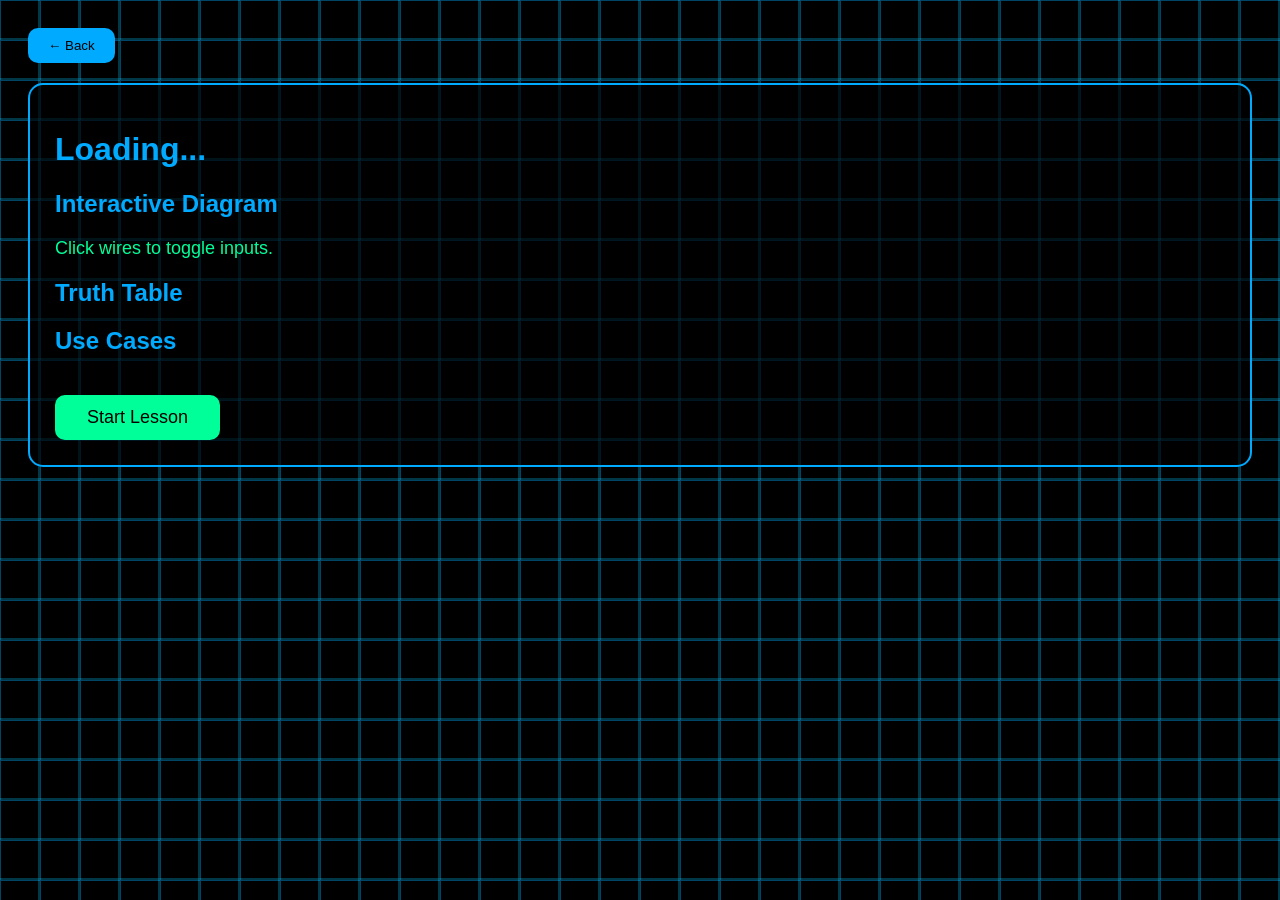
<file: logic_info.html>
<!DOCTYPE html>
<html>
<head>
<meta charset="UTF-8">
<title>Interactive Logic | xashr.lol</title>

<style>
    body {
        background: black;
        color: white;
        font-family: Arial;
        padding: 20px;
    }

    /* TRON GRID */
    body::before, body::after {
        content: "";
        position: fixed;
        inset: 0;
        pointer-events: none;
        z-index: 1;
    }
    body::before {
        background-image:
            linear-gradient(#0af 1px, transparent 1px),
            linear-gradient(90deg, #0af 1px, transparent 1px);
        background-size: 40px 40px;
        animation: gridMove 12s linear infinite;
        opacity: .4;
    }
    body::after {
        background-image:
            repeating-linear-gradient(to right, transparent 0, transparent 38px, rgba(0,200,255,.8) 39px, transparent 40px),
            repeating-linear-gradient(to bottom, transparent 0, transparent 38px, rgba(0,200,255,.8) 39px, transparent 40px);
        background-size: 40px 40px;
        animation: moveH 2s linear infinite, moveV 3s linear infinite;
        opacity: .7;
    }

    @keyframes gridMove { from{background-position:0 0;} to{background-position:200px 200px;} }
    @keyframes moveH { from{background-position-x:0;} to{background-position-x:40px;} }
    @keyframes moveV { from{background-position-y:0;} to{background-position-y:40px;} }

    .infoBox {
        position: relative;
        z-index: 5;
        background: rgba(0,0,0,0.65);
        border: 2px solid #00aaff;
        border-radius: 15px;
        padding: 25px;
        margin-top: 20px;
    }

    h1, h2 {
        color: #00aaff;
    }

    .inputLine { cursor: pointer; transition: 0.1s; }
    .label { fill: #0af; font-size: 18px; }
    .outOn { stroke: #00ff99 !important; filter: drop-shadow(0 0 6px #00ff99); }

    .startBtn {
        padding: 12px 32px;
        background: #00ff99;
        color: black;
        border: none;
        border-radius: 10px;
        margin-top: 20px;
        cursor: pointer;
        font-size: 18px;
    }
</style>
</head>
<body>

<button onclick="history.back()" style="
    padding:10px 20px;background:#00aaff;color:black;border:none;border-radius:10px;
    cursor:pointer;position:relative;z-index:5;">← Back</button>

<div class="infoBox">

    <h1 id="title">Loading...</h1>
    <p id="description"></p>

    <h2>Interactive Diagram</h2>
    <div id="diagramBox"></div>
    <div style="margin-top:10px;font-size:18px;color:#00ff99;">
        Click wires to toggle inputs.
    </div>

    <h2>Truth Table</h2>
    <div id="truthTableContainer"></div>

    <h2>Use Cases</h2>
    <ul id="useCases"></ul>

    <button onclick="startLesson()" class="startBtn">Start Lesson</button>
</div>

<script>
/* ======================================================
   INPUTS AND STATE
======================================================*/
let A=0, B=0, S=0, R=0, D=0, J=0, K=0, T=0, CLK=0;

/* Memory State */
let Q = 0;
let Qbar = 1;

/* ======================================================
   GATE LOGIC
======================================================*/
function gateOutput(type, A, B) {
    switch(type) {
        case "and": return A & B;
        case "or": return A | B;
        case "not": return A ? 0 : 1;
        case "xor": return A ^ B;
        case "nand": return (A & B) ? 0 : 1;
        case "nor": return (A | B) ? 0 : 1;
        case "xnor": return (A === B) ? 1 : 0;
    }
    return 0;
}

/* ======================================================
   LATCH / FLIP-FLOP SIMULATION
======================================================*/
function simulateLatch(type) {

    switch(type) {

        case "sr_latch":
            if (S && !R) { Q=1; Qbar=0; }
            if (!S && R) { Q=0; Qbar=1; }
            break;

        case "d_latch":
            if (CLK === 1) {
                Q = D;
                Qbar = 1 - D;
            }
            break;

        case "jk_latch":
            if (CLK === 1) {
                if (!J && K) Q = 0;
                if (J && !K) Q = 1;
                if (J && K) Q = Q ? 0 : 1;
                Qbar = 1 - Q;
            }
            break;

        case "t_flipflop":
            if (CLK === 1 && T === 1) {
                Q = Q ? 0 : 1;
                Qbar = 1 - Q;
            }
            break;

        case "master_slave":
            if (CLK === 1) Q = D;
            else Qbar = 1 - Q;
            break;
    }
}

/* ======================================================
   INTERACTIVE GATE DIAGRAMS (SVG)
======================================================*/
function interactiveGate(type) {
    let OUT = gateOutput(type, A, B);

    function col(v){ return v ? "#00ccff" : "#004466"; }
    function out(v){ return v ? "outOn" : ""; }

    const lineA = col(A);
    const lineB = col(B);

    return `
        <svg width="280" height="160">

            ${type !== "not" ? `
                <line onclick="A=1-A;updateDiagram();" x1="20" y1="50" x2="80" y2="50"
                      stroke="${lineA}" stroke-width="5" class="inputLine"/>
                <line onclick="B=1-B;updateDiagram();" x1="20" y1="110" x2="80" y2="110"
                      stroke="${lineB}" stroke-width="5" class="inputLine"/>
            ` : `
                <line onclick="A=1-A;updateDiagram();" x1="20" y1="80" x2="80" y2="80"
                      stroke="${lineA}" stroke-width="5" class="inputLine"/>
            `}

            ${gateShape(type)}

            <line x1="170" y1="80" x2="260" y2="80"
                  stroke="${OUT ? "#00ff99" : "#003322"}"
                  stroke-width="6"
                  class="${out(OUT)}"/>

        </svg>
    `;
}

/* ======================================================
   SHAPES FOR GATES
======================================================*/
function gateShape(type) {
    switch(type) {

        case "and":
            return `<path d="M80 30 L130 30 A50 50 0 0 1 130 130 L80 130 Z"
                stroke="#0af" fill="none" stroke-width="4"/>`;

        case "or":
            return `
                <path d="M75 30 Q130 80 75 130 Q95 80 75 30"
                      stroke="#0af" fill="none" stroke-width="4"/>
                <path d="M75 30 C135 30 135 130 75 130"
                      stroke="#0af" fill="none" stroke-width="4"/>
            `;

        case "not":
            return `
                <polygon points="80,30 80,130 150,80"
                         stroke="#0af" fill="none" stroke-width="4"/>
                <circle cx="165" cy="80" r="10"
                        stroke="#0af" fill="none" stroke-width="4"/>
            `;

        case "xor":
            return `
                <path d="M65 30 Q115 80 65 130"
                      stroke="#0af" fill="none" stroke-width="4"/>
                <path d="M80 30 Q140 30 140 80 Q140 130 80 130"
                      stroke="#0af" fill="none" stroke-width="4"/>
            `;

        case "nand":
            return `
                <path d="M80 30 L130 30 A50 50 0 1 1 130 130 L80 130 Z"
                      stroke="#0af" fill="none" stroke-width="4"/>
                <circle cx="150" cy="80" r="10"
                        stroke="#0af" fill="none" stroke-width="4"/>
            `;

        case "nor":
            return `
                <path d="M75 30 Q130 80 75 130 Q95 80 75 30"
                      stroke="#0af" fill="none" stroke-width="4"/>
                <path d="M75 30 C135 30 135 130 75 130"
                      stroke="#0af" fill="none" stroke-width="4"/>
                <circle cx="155" cy="80" r="10"
                        stroke="#0af" fill="none" stroke-width="4"/>
            `;

        case "xnor":
            return `
                <path d="M65 30 Q115 80 65 130"
                      stroke="#0af" fill="none" stroke-width="4"/>
                <path d="M80 30 Q140 30 140 80 Q140 130 80 130"
                      stroke="#0af" fill="none" stroke-width="4"/>
                <circle cx="160" cy="80" r="10"
                        stroke="#0af" fill="none" stroke-width="4"/>
            `;
    }
}

/* ======================================================
   LATCH DIAGRAMS
======================================================*/
function drawLatch(type) {

    simulateLatch(type);

    function c(v){ return v ? "#00ccff" : "#004466"; }
    function o(v){ return v ? "outOn" : ""; }

    /* ---- SR LATCH ---- */
    if (type === "sr_latch") {
        return `
            <svg width="350" height="200">

                <text x="20" y="35" class="label">S</text>
                <line onclick="S=1-S;updateDiagram();" x1="20" y1="50" x2="100" y2="50"
                      stroke="${c(S)}" stroke-width="5" class="inputLine"/>

                <text x="20" y="135" class="label">R</text>
                <line onclick="R=1-R;updateDiagram();" x1="20" y1="150" x2="100" y2="150"
                      stroke="${c(R)}" stroke-width="5" class="inputLine"/>

                <path d="M100 20 Q160 50 100 80 Q130 50 100 20"
                      stroke="#0af" fill="none" stroke-width="4"/>
                <path d="M100 20 C170 20 170 80 100 80"
                      stroke="#0af" fill="none" stroke-width="4"/>

                <path d="M100 120 Q160 150 100 180 Q130 150 100 120"
                      stroke="#0af" fill="none" stroke-width="4"/>
                <path d="M100 120 C170 120 170 180 100 180"
                      stroke="#0af" fill="none" stroke-width="4"/>

                <line x1="170" y1="50" x2="260" y2="50"
                      stroke="${c(Q)}" stroke-width="6" class="${o(Q)}"/>
                <text x="270" y="55" class="label">Q = ${Q}</text>

                <line x1="170" y1="150" x2="260" y2="150"
                      stroke="${c(Qbar)}" stroke-width="6" class="${o(Qbar)}"/>
                <text x="270" y="155" class="label">Q̅ = ${Qbar}</text>

            </svg>`;
    }

    /* ---- D LATCH ---- */
    if (type === "d_latch") {
        return `
            <svg width="350" height="200">

                <text x="20" y="50" class="label">D</text>
                <line onclick="D=1-D;updateDiagram();" x1="20" y1="70" x2="120" y2="70"
                      stroke="${c(D)}" stroke-width="5" class="inputLine"/>

                <text x="20" y="150" class="label">CLK</text>
                <line onclick="CLK=1-CLK;updateDiagram();" x1="20" y1="170" x2="120" y2="170"
                      stroke="${c(CLK)}" stroke-width="5" class="inputLine"/>

                <rect x="120" y="40" width="100" height="120"
                      stroke="#0af" fill="none" stroke-width="4"/>

                <text x="145" y="110" class="label">D-Latch</text>

                <line x1="220" y1="100" x2="300" y2="100"
                      stroke="${c(Q)}" stroke-width="6" class="${o(Q)}"/>
                <text x="310" y="105" class="label">Q = ${Q}</text>

            </svg>`;
    }

    /* ---- JK ---- */
    if (type === "jk_latch") {
        return `
            <svg width="360" height="230">

                <text x="20" y="40" class="label">J</text>
                <line onclick="J=1-J;updateDiagram();" x1="20" y1="60" x2="120" y2="60"
                      stroke="${c(J)}" stroke-width="5" class="inputLine"/>

                <text x="20" y="120" class="label">K</text>
                <line onclick="K=1-K;updateDiagram();" x1="20" y1="140" x2="120" y2="140"
                      stroke="${c(K)}" stroke-width="5" class="inputLine"/>

                <text x="20" y="200" class="label">CLK</text>
                <line onclick="CLK=1-CLK;updateDiagram();" x1="20" y1="220" x2="120" y2="220"
                      stroke="${c(CLK)}" stroke-width="5" class="inputLine"/>

                <rect x="120" y="50" width="120" height="140"
                      stroke="#0af" fill="none" stroke-width="4"/>

                <text x="160" y="130" class="label">JK</text>

                <line x1="240" y1="120" x2="330" y2="120"
                      stroke="${c(Q)}" stroke-width="6" class="${o(Q)}"/>
                <text x="340" y="125" class="label">Q = ${Q}</text>

            </svg>`;
    }

    /* ---- T Flip-Flop ---- */
    if (type === "t_flipflop") {
        return `
            <svg width="360" height="230">

                <text x="20" y="80" class="label">T</text>
                <line onclick="T=1-T;updateDiagram();" x1="20" y1="100" x2="120" y2="100"
                      stroke="${c(T)}" stroke-width="5" class="inputLine"/>

                <text x="20" y="160" class="label">CLK</text>
                <line onclick="CLK=1-CLK;updateDiagram();" x1="20" y1="180" x2="120" y2="180"
                      stroke="${c(CLK)}" stroke-width="5" class="inputLine"/>

                <rect x="120" y="60" width="120" height="140"
                      stroke="#0af" fill="none" stroke-width="4"/>

                <text x="160" y="140" class="label">T</text>

                <line x1="240" y1="130" x2="330" y2="130"
                      stroke="${c(Q)}" stroke-width="6" class="${o(Q)}"/>
                <text x="340" y="135" class="label">Q = ${Q}</text>

            </svg>`;
    }

    /* ---- MASTER-SLAVE ---- */
    if (type === "master_slave") {
        return `
            <svg width="420" height="250">

                <text x="20" y="80" class="label">D</text>
                <line onclick="D=1-D;updateDiagram();" x1="20" y1="100" x2="120" y2="100"
                      stroke="${c(D)}" stroke-width="5" class="inputLine"/>

                <text x="20" y="170" class="label">CLK</text>
                <line onclick="CLK=1-CLK;updateDiagram();" x1="20" y1="190" x2="120" y2="190"
                      stroke="${c(CLK)}" stroke-width="5" class="inputLine"/>

                <rect x="120" y="60" width="120" height="140"
                      stroke="#0af" fill="none" stroke-width="4"/>
                <text x="160" y="130" class="label">M</text>

                <rect x="260" y="60" width="120" height="140"
                      stroke="#0af" fill="none" stroke-width="4"/>
                <text x="300" y="130" class="label">S</text>

                <line x1="380" y1="130" x2="450" y2="130"
                      stroke="${c(Q)}" stroke-width="6" class="${o(Q)}"/>
                <text x="460" y="135" class="label">Q = ${Q}</text>

            </svg>`;
    }
}

/* ======================================================
   MAIN REDRAW FUNCTION
======================================================*/
function updateDiagram() {
    if (latchTypes.includes(id)) {
        diagramBox.innerHTML = drawLatch(id);
    } else {
        diagramBox.innerHTML = interactiveGate(id);
    }
}

/* ======================================================
   TOPIC DATA (GATES + LATCHES + BINARY)
======================================================*/
const latchTypes = ["sr_latch","d_latch","jk_latch","t_flipflop","master_slave"];

const topics = {

    /* ------------------ BINARY SECTION ------------------ */
    binary_basics: {
        title: "Binary Basics",
        desc: "Binary is the base‑2 number system using only 0 and 1.",
        table: [],
        uses: ["Computers", "Digital circuits", "Networking", "Data"]
    },

    how_binary_works: {
        title: "How Binary Works",
        desc: "Binary represents numbers using powers of 2.",
        table: [],
        uses: ["Counting", "CPU operations", "Arithmetic"]
    },

    bitwise_ops: {
        title: "Bitwise Operators",
        desc: "Bitwise operations manipulate data at the bit level.",
        table: [],
        uses: ["Fast math", "Crypto", "Graphics", "Drivers"]
    },

    bin_converter: {
        title: "Binary Converter",
        desc: "Convert between binary and decimal values.",
        table: [],
        uses: ["Programming", "Math", "Logic design"]
    },

    /* ------------------ GATES ------------------ */
    and:{title:"AND Gate",desc:"Outputs 1 if A AND B are 1.",
    table:[["A","B","OUT"],["0","0","0"],["0","1","0"],["1","0","0"],["1","1","1"]],
    uses:["Logic circuits","Decision systems"]},

    or:{title:"OR Gate",desc:"Outputs 1 if A OR B is 1.",
    table:[["A","B","OUT"],["0","0","0"],["0","1","1"],["1","0","1"],["1","1","1"]],
    uses:["Controls","Trigger logic"]},

    not:{title:"NOT Gate",desc:"Outputs the inverse of the input.",
    table:[["A","OUT"],["0","1"],["1","0"]],
    uses:["Inverter","Signal control"]},

    xor:{title:"XOR Gate",desc:"1 when inputs differ.",
    table:[["A","B","OUT"],["0","0","0"],["0","1","1"],["1","0","1"],["1","1","0"]],
    uses:["Adders","Parity"]},

    nand:{title:"NAND Gate",desc:"Universal gate.",
    table:[["A","B","OUT"],["0","0","1"],["0","1","1"],["1","0","1"],["1","1","0"]],
    uses:["Everything","Memory"]},

    nor:{title:"NOR Gate",desc:"Universal gate.",
    table:[["A","B","OUT"],["0","0","1"],["0","1","0"],["1","0","0"],["1","1","0"]],
    uses:["Latches","Control"]},

    xnor:{title:"XNOR Gate",desc:"1 when equal.",
    table:[["A","B","OUT"],["0","0","1"],["0","1","0"],["1","0","0"],["1","1","1"]],
    uses:["Equality","Compare"]},

    /* ------------------ LATCHES ------------------ */
    sr_latch:{title:"SR Latch",desc:"Stores 1 bit using S,R.",table:[],uses:["Memory"]},
    d_latch:{title:"D Latch",desc:"Captures D when CLK=1.",table:[],uses:["RAM"]},
    jk_latch:{title:"JK Flip-Flop",desc:"No invalid states.",table:[],uses:["Counters"]},
    t_flipflop:{title:"T Flip-Flop",desc:"Toggles on clock.",table:[],uses:["Clocks"]},
    master_slave:{title:"Master-Slave",desc:"Stable latch timing.",table:[],uses:["Sync"]}
};

let id = localStorage.getItem("logicTopic");
let topic = topics[id];

document.getElementById("title").textContent = topic.title;
document.getElementById("description").textContent = topic.desc;

/* Build truth table (if any) */
if (topic.table.length) {
    let html = "<table style='border-collapse:collapse;width:250px;'>";
    topic.table.forEach(r=>{
        html+="<tr>";
        r.forEach(c=> html+=`<td style="border:1px solid #00aaff;padding:6px;text-align:center;">${c}</td>`);
        html+="</tr>";
    });
    html+="</table>";
    document.getElementById("truthTableContainer").innerHTML = html;
} else {
    document.getElementById("truthTableContainer").innerHTML = "<p>No truth table for this topic.</p>";
}

/* Add use cases */
topic.uses.forEach(u=>{
    let li=document.createElement("li");
    li.textContent=u;
    document.getElementById("useCases").appendChild(li);
});

/* Draw first diagram */
updateDiagram();

/* Lesson button */
function startLesson() {
    window.location.href = "run.html";
}

</script>

</body>
</html>
</file>
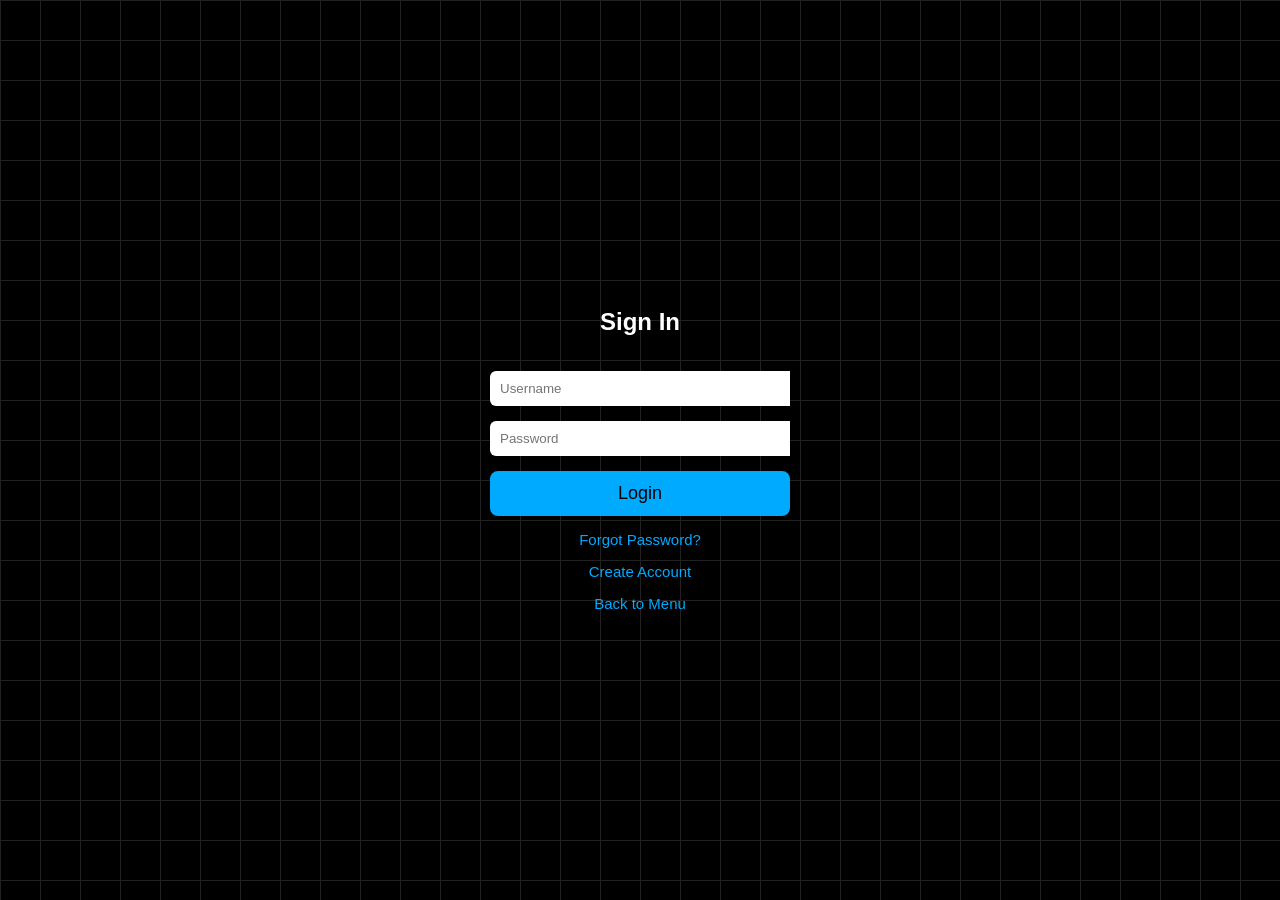
<file: signin.html>
<!DOCTYPE html>
<html lang="en">
<head>
    <meta charset="UTF-8">
    <meta name="viewport" content="width=device-width, initial-scale=1.0">
    <title>Sign In | xashr.lol</title>

    <style>
        html, body {
            margin: 0;
            padding: 0;
            height: 100%;
            overflow: hidden;
            background: #000;
            font-family: Arial, sans-serif;
            color: white;
            display: flex;
            justify-content: center;
            align-items: center;
        }

        body::before {
            content: "";
            position: fixed;
            inset: 0;
            background-image:
                linear-gradient(#222 1px, transparent 1px),
                linear-gradient(90deg, #222 1px, transparent 1px);
            background-size: 40px 40px;
            animation: moveGrid 12s linear infinite;
            z-index: 1;
            pointer-events: none;
        }

        @media (prefers-reduced-motion: no-preference) {
            @keyframes moveGrid {
                0% { background-position: 0 0; }
                100% { background-position: 200px 200px; }
            }
        }

        .form-container {
            position: relative;
            z-index: 2;
            width: 300px;
            display: flex;
            flex-direction: column;
            gap: 15px;
            text-align: center;
        }

        input {
            padding: 10px;
            border-radius: 6px;
            border: none;
            outline: none;
            width: 100%;
        }

        .button {
            padding: 12px;
            background: #00aaff;
            border: none;
            border-radius: 8px;
            font-size: 18px;
            cursor: pointer;
        }

        .button:hover {
            background: #0088cc;
        }

        a {
            color: #00aaff;
            text-decoration: none;
            font-size: 15px;
        }

        a:hover {
            text-decoration: underline;
        }
    </style>
</head>

<body>

    <div class="form-container">
        <h2>Sign In</h2>

        <input type="text" id="username" placeholder="Username">
        <input type="password" id="password" placeholder="Password">

        <button class="button" onclick="login()">Login</button>

        <a href="#">Forgot Password?</a>
        <a href="create.html">Create Account</a>
        <a href="index.html">Back to Menu</a>
    </div>

    <script>
        function login() {
            const user = document.getElementById("username").value;
            const pass = document.getElementById("password").value;

            const saved = localStorage.getItem(user);

            if (!saved) {
                alert("Account not found, maybe try creating an account.");
                return;
            }

            const account = JSON.parse(saved);

            if (account.password === pass) {
                localStorage.setItem("loggedInUser", user);
                window.location.href = "home.html";

            } else {
                alert("Incorrect password.");
            }
        }
    </script>

</body>
</html>
</file>
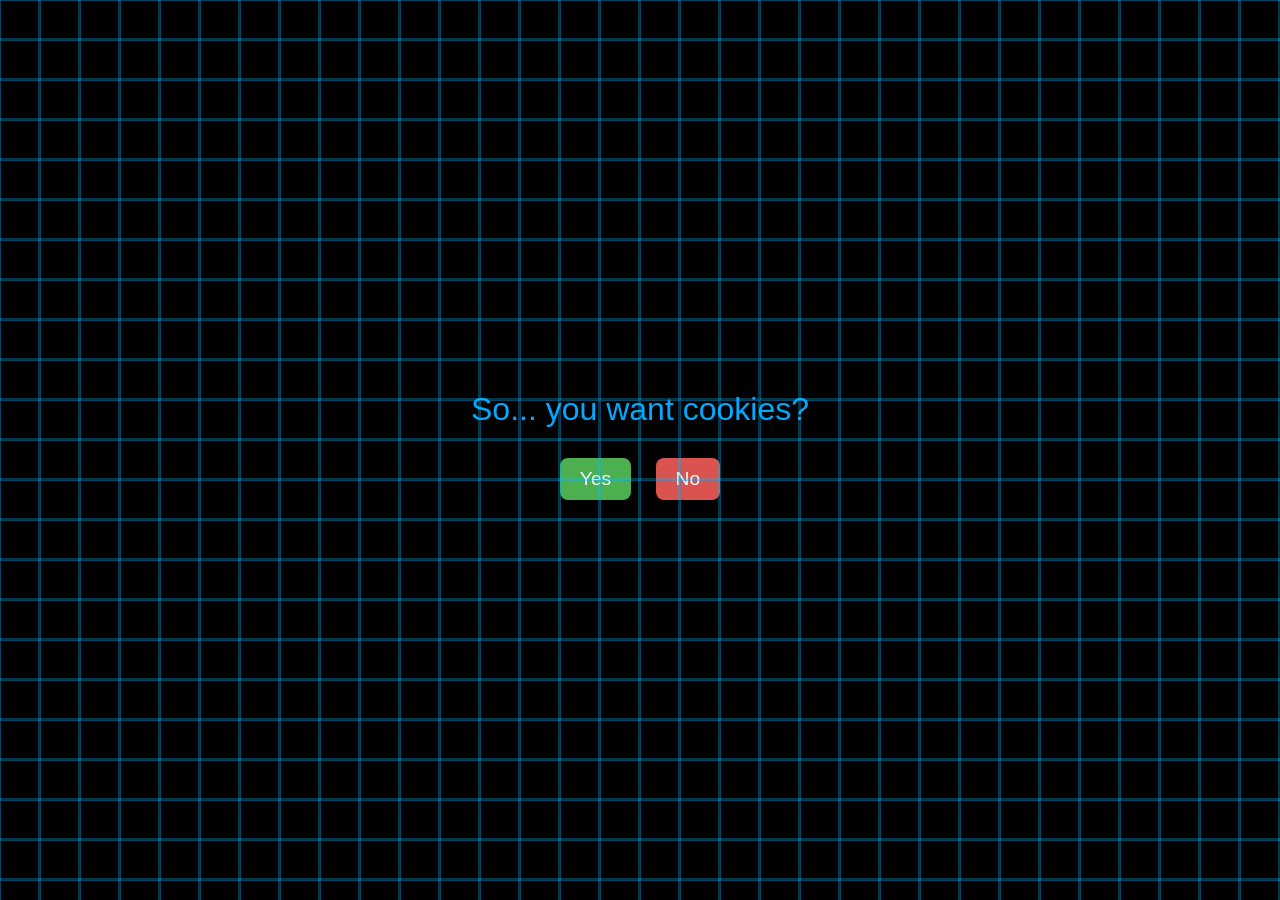
<file: This.html>
<!DOCTYPE html>
<html lang="en">
<head>
    <meta charset="UTF-8">
    <title>Cookie Question</title>

    <style>
        body {
            font-family: Arial, sans-serif;
            background: #000000;
            margin: 0;
            padding: 0;
            height: 100vh;
            display: flex;
            justify-content: center;
            align-items: center;
        }

        /* TRON MOVING GRID */
    body::before {
        content: "";
        position: fixed;
        inset: 0;
        background-image:
            linear-gradient(#0af 1px, transparent 1px),
            linear-gradient(90deg, #0af 1px, transparent 1px);
        background-size: 40px 40px;
        animation: gridMove 12s linear infinite;
        pointer-events: none;
        opacity: 0.4;
        z-index: 1;
    }
    body::after {
        content: "";
        position: fixed;
        inset: 0;
        background-image:
            repeating-linear-gradient(to right, transparent 0, transparent 38px, rgba(0,200,255,.8) 39px, transparent 40px),
            repeating-linear-gradient(to bottom, transparent 0, transparent 38px, rgba(0,200,255,.8) 39px, transparent 40px);
        background-size: 40px 40px;
        animation: moveH 2s linear infinite, moveV 3s linear infinite;
        pointer-events: none;
        opacity: .7;
        z-index: 2;
    }

    @keyframes gridMove { 
        0% { background-position: 0 0; }
        100% { background-position: 200px 200px; }
    }
    @keyframes moveH {
        0% { background-position-x: 0; }
        100% { background-position-x: 40px; }
    }
    @keyframes moveV {
        0% { background-position-y: 0; }
        100% { background-position-y: 40px; }
    }

    /* Back Button */
    .backBtn {
        position: fixed;
        top: 15px;
        left: 15px;
        padding: 10px 20px;
        background: #00aaff;
        border: none;
        border-radius: 10px;
        color: black;
        cursor: pointer;
        z-index: 5;
        font-size: 15px;
    }

        #container {
            text-align: center;
            opacity: 0;
            transition: opacity 3s ease-in;
        }

        #question {
            font-size: 2rem;
            margin-bottom: 20px;
            color: #00aaff;
        }

        button {
            font-size: 1.2rem;
            padding: 10px 20px;
            margin: 10px;
            cursor: pointer;
            border: none;
            border-radius: 8px;
            transition: background 0.3s ease;
        }

        #yesBtn {
            background: #4CAF50;
            color: white;
        }

        #yesBtn:hover {
            background: #45A049;
        }

        #noBtn {
            background: #d9534f;
            color: white;
        }

        #noBtn:hover {
            background: #c9302c;
        }
    </style>
</head>
<body>

<div id="container">
    <div id="question">So... you want cookies?</div>
    <button id="yesBtn", onclick="go('home.html')">Yes</button>
    <button id="noBtn", onclick="go('home.html')">No</button>
</div>

<script>
    // Fade in the container smoothly
    window.onload = function () {
        const container = document.getElementById("container");
        if (container) {
            container.style.opacity = "1";
        }
    };

    // Button click handling with safe feedback
    document.getElementById("yesBtn").onclick = function () {
        go("home.html")
    };

    document.getElementById("noBtn").onclick = function () {
        go("home.html")
    };

    function go(page) { window.location.href = page; }
    function goBack() { history.back(); }
</script>

</body>
</html>
</file>
